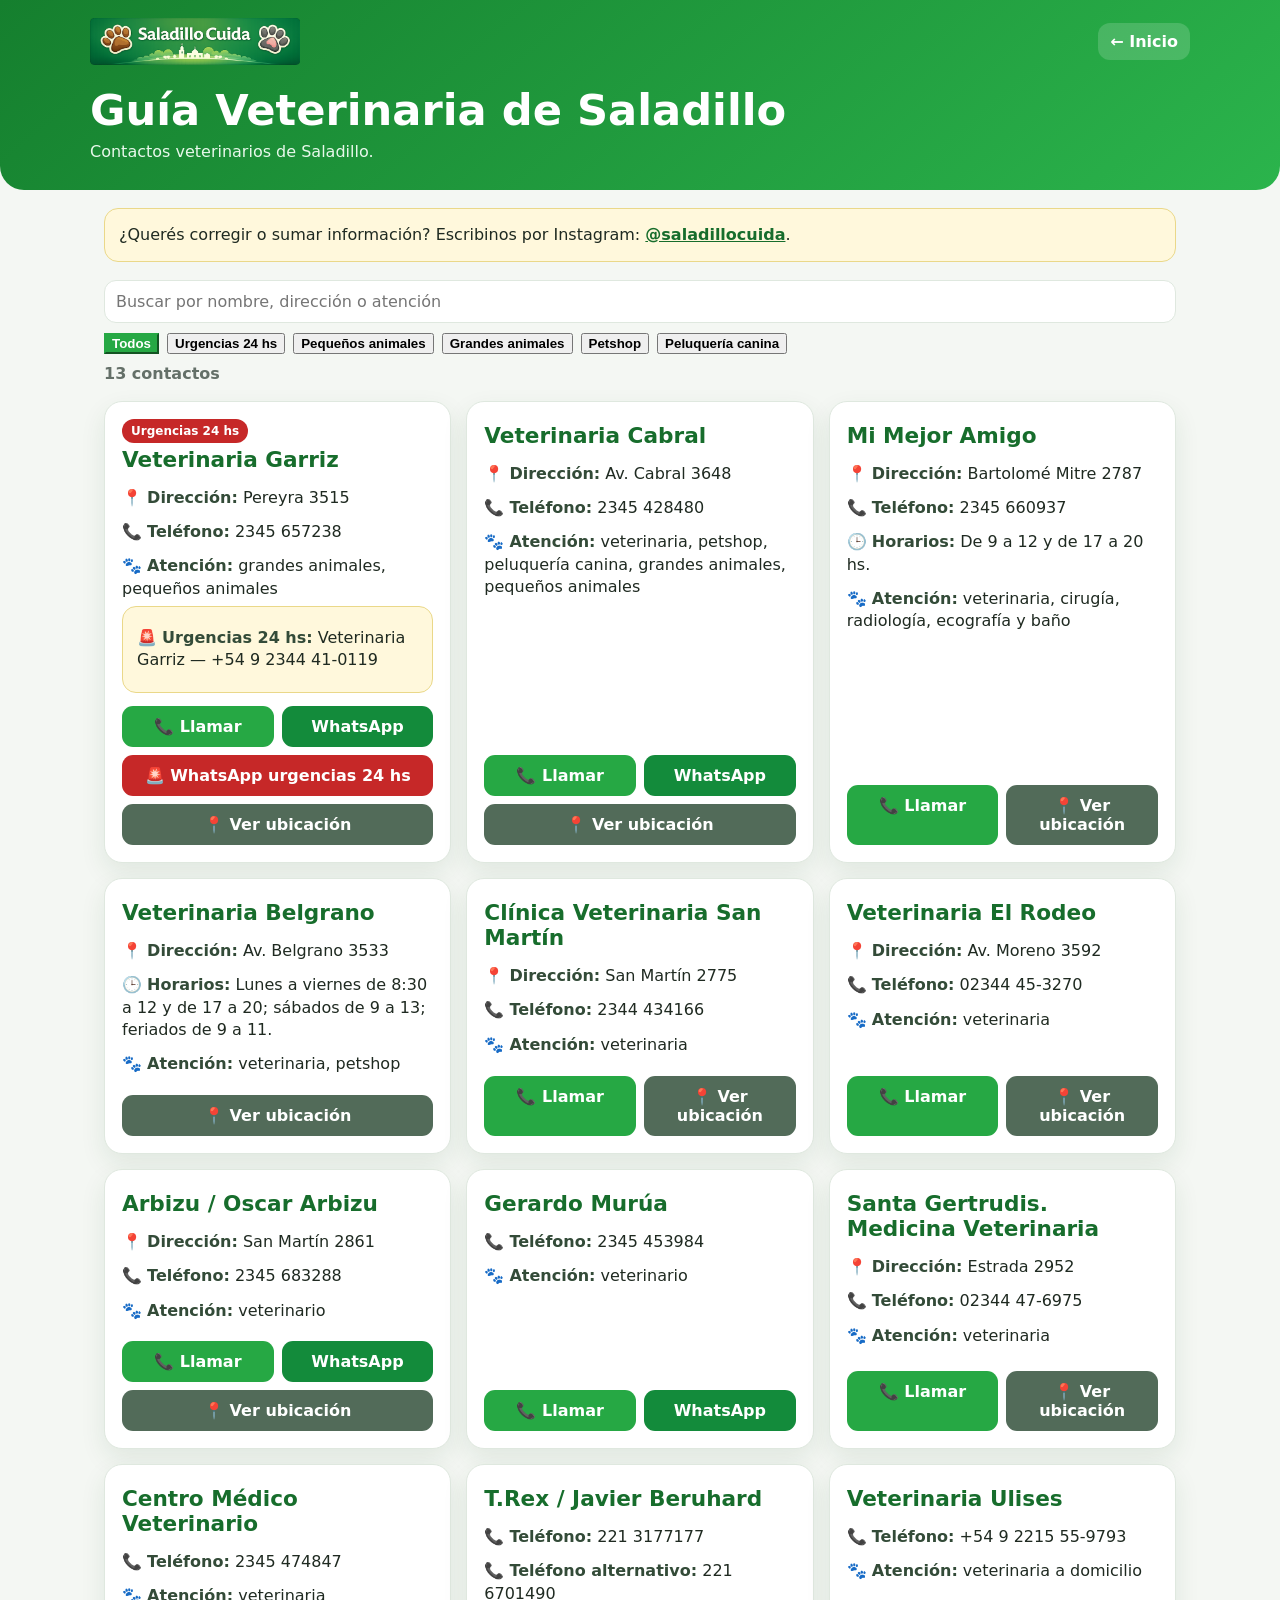
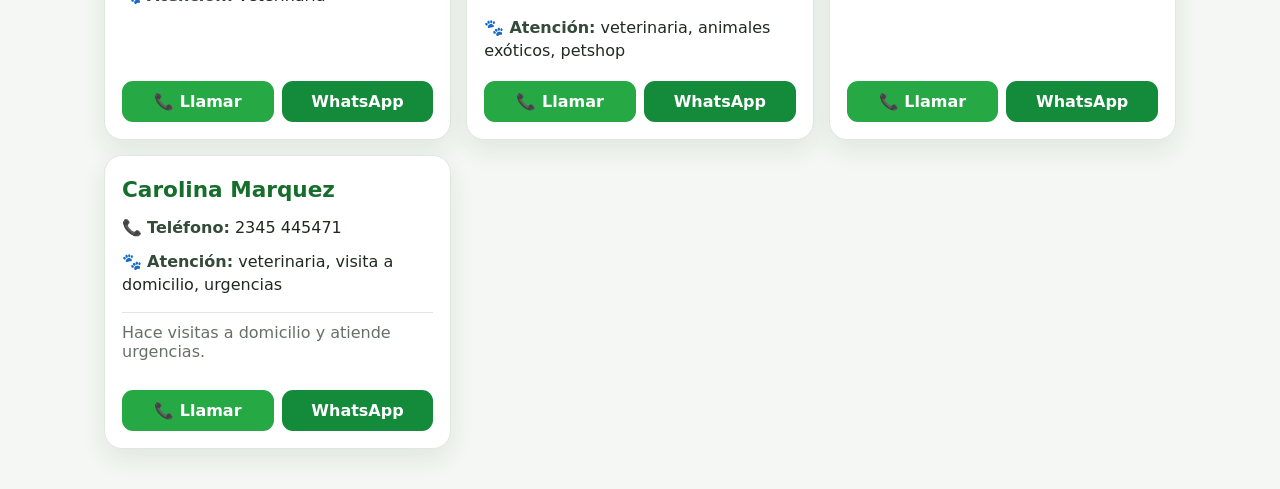
<file: veterinarias.html>
<!doctype html>
<html lang="es"><head><meta charset="utf-8"><meta name="viewport" content="width=device-width,initial-scale=1"><meta name="theme-color" content="#26a844"><title>Guía Veterinaria de Saladillo | Saladillo Cuida</title><link rel="preconnect" href="https://fonts.googleapis.com"><link rel="stylesheet" href="veterinarias.css"></head>
<body><header class="header"><div class="header-inner"><div class="brand"><img src="logosc.png" alt="Saladillo Cuida"><a class="back" href="index.html">← Inicio</a></div><h1>Guía Veterinaria de Saladillo</h1><p class="subtitle">Contactos veterinarios de Saladillo.</p></div></header>
<main class="main"><aside class="notice">¿Querés corregir o sumar información? Escribinos por Instagram: <a href="https://www.instagram.com/saladillocuida/" target="_blank" rel="noopener">@saladillocuida</a>.</aside><section class="toolbar" aria-label="Buscar y filtrar"><input id="search" class="search" type="search" placeholder="Buscar por nombre, dirección o atención" aria-label="Buscar veterinarias"><div id="filters" class="filters"><button class="filter active" data-filter="todos">Todos</button><button class="filter" data-filter="urgencias">Urgencias 24 hs</button><button class="filter" data-filter="pequeños animales">Pequeños animales</button><button class="filter" data-filter="grandes animales">Grandes animales</button><button class="filter" data-filter="petshop">Petshop</button><button class="filter" data-filter="peluquería canina">Peluquería canina</button></div><div id="results" class="results" aria-live="polite"></div></section><section id="grid" class="grid" aria-live="polite"><div class="empty">Cargando guía…</div></section></main><script type="module" src="veterinarias.js?v=20260805-1"></script></body></html>
</file>
<file: veterinarias.css>
:root{--verde:#26a844;--verde-oscuro:#176d2c;--fondo:#f4f7f3;--texto:#1f2a21;--muted:#647068;--borde:#dfe8df;--sombra:0 10px 26px rgba(25,75,36,.09)}
*{box-sizing:border-box}body{margin:0;font-family:Inter,system-ui,-apple-system,"Segoe UI",Roboto,sans-serif;background:var(--fondo);color:var(--texto)}
a{color:inherit}.header{background:linear-gradient(140deg,#157f2e,#2bb44c);color:#fff;padding:18px 16px 26px;border-radius:0 0 24px 24px}.header-inner,.main{max-width:1100px;margin:auto}.brand{display:flex;align-items:center;justify-content:space-between;gap:12px}.brand img{width:210px;max-width:60%}.back{background:rgba(255,255,255,.16);padding:9px 12px;border-radius:12px;text-decoration:none;font-weight:700}.header h1{font-size:clamp(1.8rem,6vw,2.7rem);margin:20px 0 5px}.subtitle{max-width:760px;line-height:1.5;margin:0;color:#e8f8eb}
.main{padding:18px 14px 40px}.notice{background:#fff8dc;border:1px solid #ead889;padding:14px;border-radius:14px;line-height:1.45}.notice a{color:var(--verde-oscuro);font-weight:800}.toolbar{display:grid;gap:10px;margin:18px 0}.search,input,textarea,select{width:100%;font:inherit;border:1px solid var(--borde);border-radius:12px;padding:11px;background:#fff}.filters{display:flex;gap:8px;flex-wrap:wrap}.filter{width:auto;cursor:pointer;font-weight:700}.filter.active{color:#fff;background:var(--verde);border-color:var(--verde)}
.results{color:var(--muted);font-weight:700}.grid{display:grid;grid-template-columns:1fr;gap:15px}.card{background:#fff;border:1px solid var(--borde);border-radius:18px;box-shadow:var(--sombra);padding:17px;display:flex;flex-direction:column}.card h2{color:var(--verde-oscuro);margin:4px 0 9px;font-size:1.35rem}.badges{display:flex;gap:7px;flex-wrap:wrap}.badge{font-size:.75rem;font-weight:800;padding:5px 9px;border-radius:999px;background:#edf5ee;color:#32633b}.badge.urgent{background:#c62828;color:#fff}.badge.pending{background:#fff2c6;color:#765800}.detail{margin:6px 0;line-height:1.4}.detail strong{color:#334b38}.observations{color:var(--muted);border-top:1px solid var(--borde);padding-top:10px;margin-top:10px}.actions{display:flex;gap:8px;flex-wrap:wrap;margin-top:auto;padding-top:13px}.btn{flex:1;min-width:110px;border:0;border-radius:11px;padding:11px;text-decoration:none;text-align:center;font-weight:800;background:var(--verde);color:#fff}.btn.whatsapp{background:#138b3b}.btn.whatsapp-urgent{background:#c62828;flex-basis:100%}.btn.map{background:#526b59}.empty{background:#fff;border:1px dashed #adc0b0;border-radius:14px;padding:22px;text-align:center;color:var(--muted)}
.admin-shell{display:grid;gap:18px}.panel{background:#fff;border:1px solid var(--borde);border-radius:18px;padding:17px;box-shadow:var(--sombra)}.form-grid{display:grid;gap:11px}.form-grid label{font-weight:700}.check-row{display:flex;gap:18px;flex-wrap:wrap}.check-row label{display:flex;align-items:center;gap:7px}.check-row input{width:auto}.admin-actions{display:flex;gap:8px;flex-wrap:wrap;margin-top:14px}.admin-actions button,.primary{font:inherit;border:0;border-radius:11px;padding:11px 14px;font-weight:800;cursor:pointer;color:#fff;background:var(--verde)}button.secondary{background:#607d68}button.danger{background:#b3261e}.admin-item{border:1px solid var(--borde);border-radius:13px;padding:13px;margin-top:10px}.admin-item p{margin:5px 0;color:var(--muted)}.status{min-height:24px;font-weight:700;color:var(--verde-oscuro)}
@media(min-width:700px){.grid{grid-template-columns:repeat(2,1fr)}.form-grid{grid-template-columns:repeat(2,1fr)}.wide{grid-column:1/-1}}
@media(min-width:1000px){.grid{grid-template-columns:repeat(3,1fr)}.admin-shell{grid-template-columns:minmax(420px,1fr) minmax(400px,1fr);align-items:start}.admin-shell .panel{position:sticky;top:12px}}
</file>
